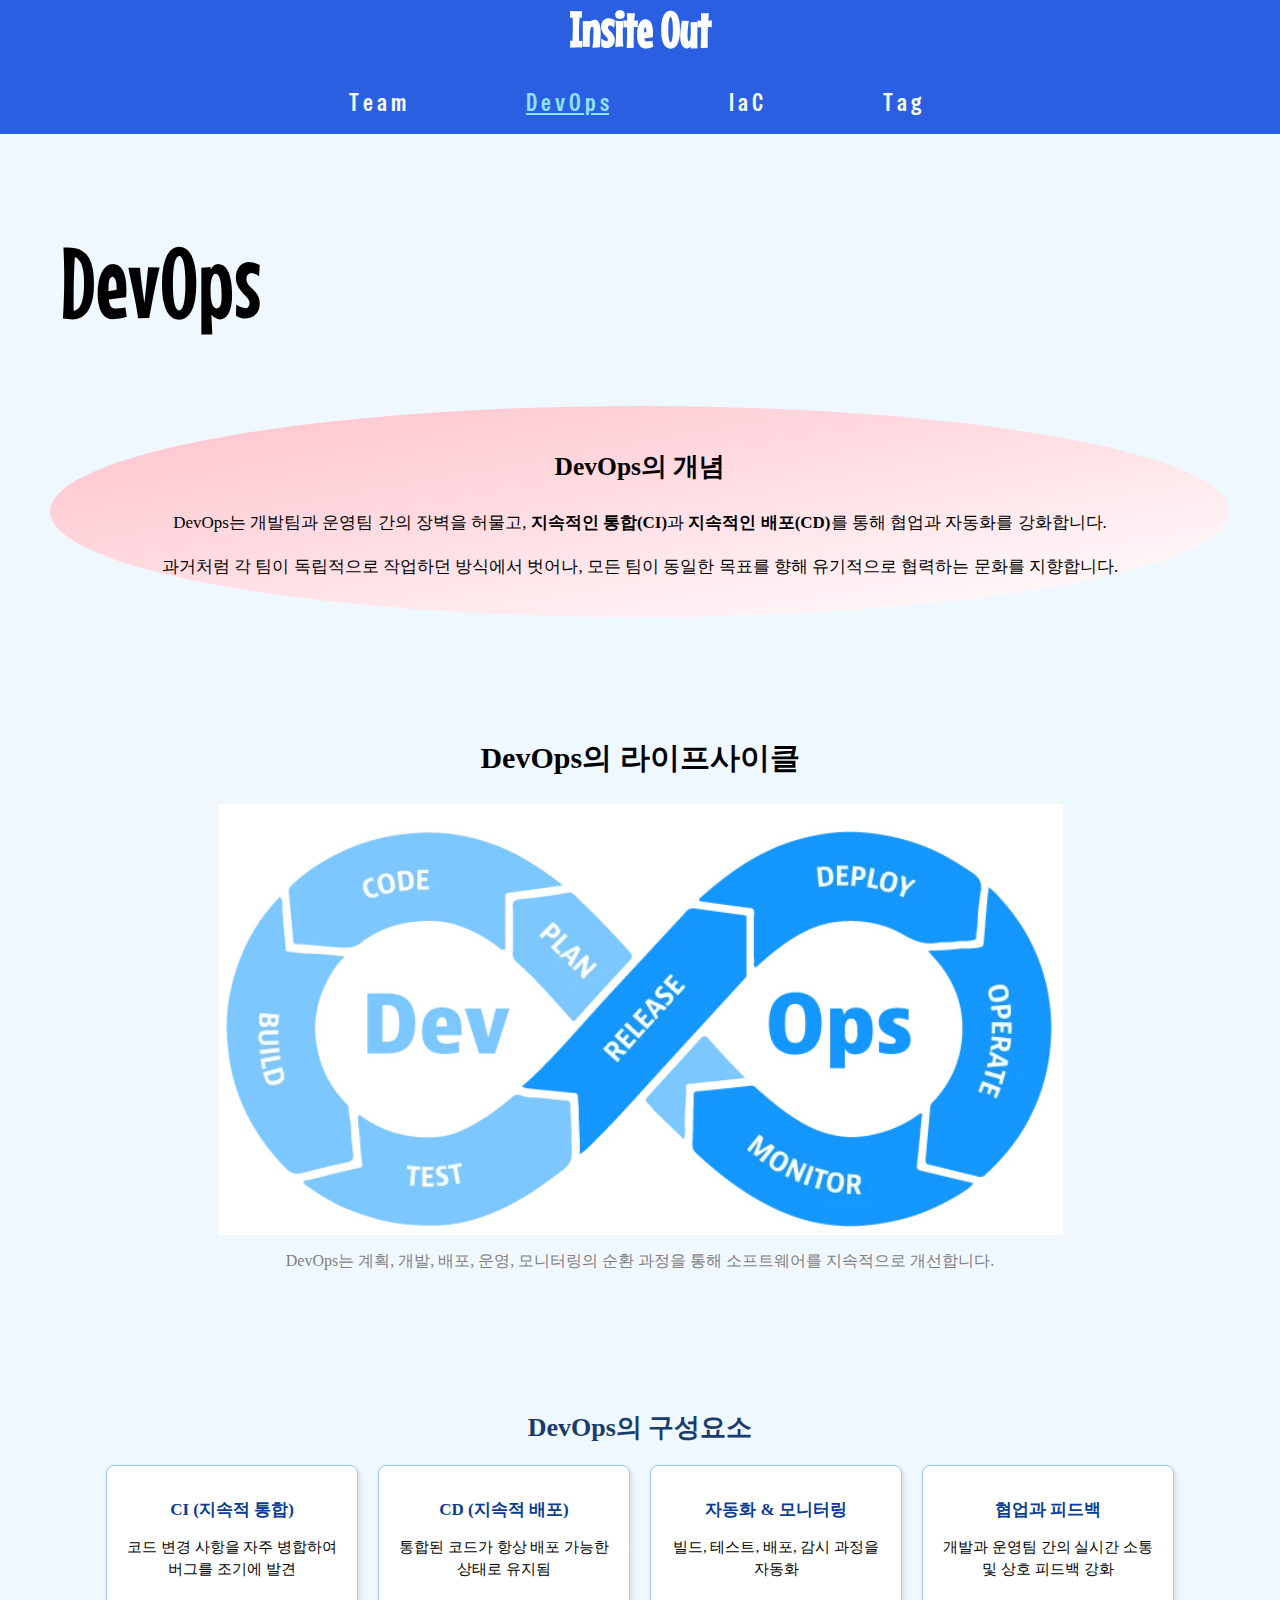
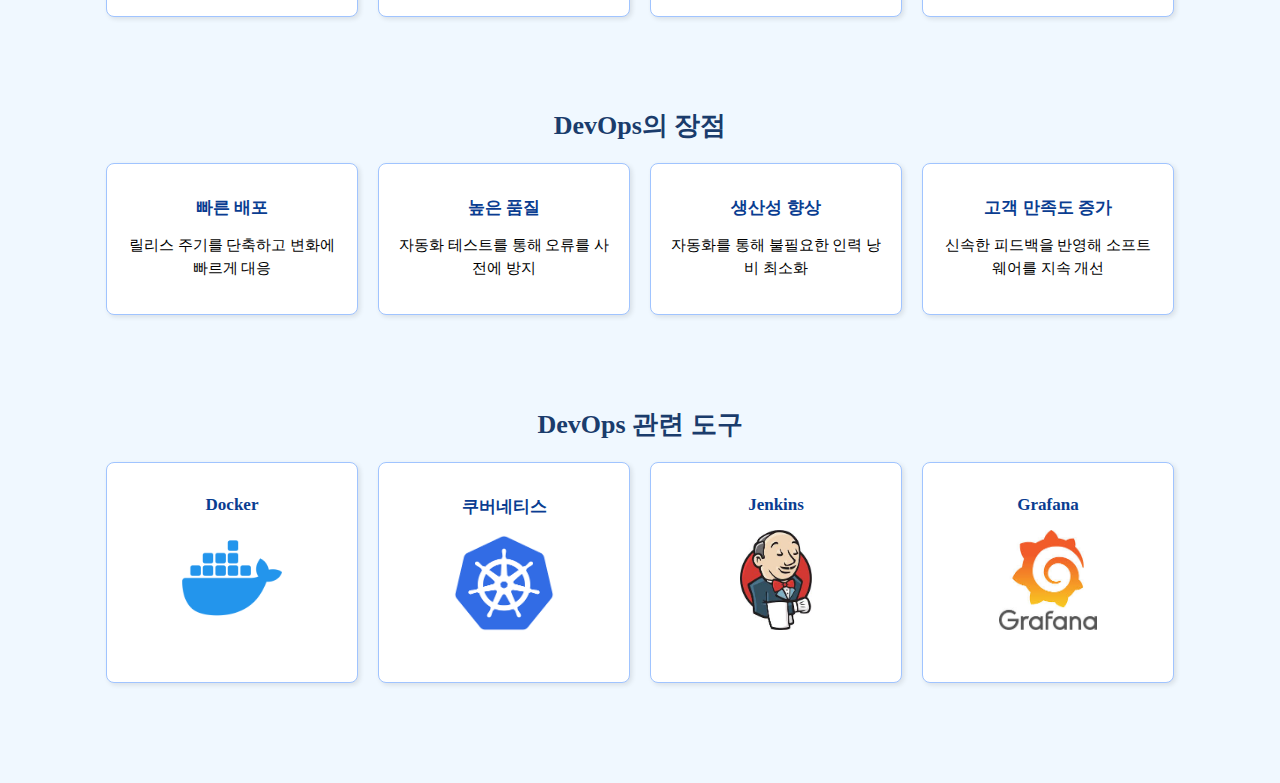
<file: DevOps.html>
<!DOCTYPE html>
<html lang="en">
<head>
    <meta charset="UTF-8">
    <meta name="viewport" content="width=device-width, initial-scale=1.0">
    <!-- 로고(logo) -->
    <link rel="stylesheet" href="css/index.css">
    <link rel="stylesheet" href="css/devops.css">
    <link rel="preconnect" href="https://fonts.googleapis.com">
    <link rel="preconnect" href="https://fonts.gstatic.com" crossorigin>
    <link href="https://fonts.googleapis.com/css2?family=Mouse+Memoirs&display=swap" rel="stylesheet">
    <!-- 메뉴(menu) -->
    <link rel="preconnect" href="https://fonts.googleapis.com">
    <link rel="preconnect" href="https://fonts.gstatic.com" crossorigin>
    <link href="https://fonts.googleapis.com/css2?family=Special+Gothic+Condensed+One&display=swap" rel="stylesheet">
    <title>DevOps</title>
</head>
<body>
<!-- 상단(로고 및 메뉴) -->
<nav class="all">
  <a class="mouse-memoirs-regular" id="logo" href="index.html">Insite Out</a>
  <div class="menu">  
      <ul class="text">
          <li><a href="team.html" class="special-gothic-condensed-one-regular">T e a m</a></li>
          <li><a href="DevOps.html" class="special-gothic-condensed-one-regular" id="check">D e v O p s</a></li>
          <li><a href="IaC.html" class="special-gothic-condensed-one-regular">I a C</a></li>
          <li><a href="Tag.html" class="special-gothic-condensed-one-regular">T a g</a></li>
      </ul>  
  </div>
</nav>
<!-- 본문(제목 및 설명) -->
<section>
    <h1 class="mouse-memoirs-regular">DevOps</h1>
 <!-- DevOps 설명 -->
<section class="intro-box">
    <h2>DevOps의 개념</h2>
    <p>
      DevOps는 개발팀과 운영팀 간의 장벽을 허물고, <strong>지속적인 통합(CI)</strong>과 <strong>지속적인 배포(CD)</strong>를 통해 협업과 자동화를 강화합니다.
    </p>
    <p>
      과거처럼 각 팀이 독립적으로 작업하던 방식에서 벗어나, <span class="highlight">모든 팀이 동일한 목표를 향해 유기적으로 협력</span>하는 문화를 지향합니다.
    </p>
    </section>
    <br>
    <br>
    <section class="lifecycle">
        <h2>DevOps의 라이프사이클</h2>
        <img src="./img/devops.png" alt="DevOps Lifecycle" class="lifecycle-image">
        <p>DevOps는 계획, 개발, 배포, 운영, 모니터링의 순환 과정을 통해 소프트웨어를 지속적으로 개선합니다.</p>
  </section>
  <!-- 구성요소 -->
<section class="section">
    <h2>DevOps의 구성요소</h2>
    <div class="box-container">
      <div class="box">
        <h3>CI (지속적 통합)</h3>
        <p>코드 변경 사항을 자주 병합하여 버그를 조기에 발견</p>
      </div>
      <div class="box">
        <h3>CD (지속적 배포)</h3>
        <p> 통합된 코드가 항상 배포 가능한 상태로 유지됨</p>
      </div>
      <div class="box">
        <h3>자동화 & 모니터링</h3>
        <p>빌드, 테스트, 배포, 감시 과정을 자동화</p>
      </div>
      <div class="box">
        <h3>협업과 피드백</h3>
        <p> 개발과 운영팀 간의 실시간 소통 및 상호 피드백 강화</p>
      </div>
    </div>
  </section>
  
  <!-- 장장점 섹션 -->
  <section class="section">
    <h2>DevOps의 장점</h2>
    <div class="box-container">
      <div class="box">
        <h3>빠른 배포</h3>
        <p>릴리스 주기를 단축하고 변화에 빠르게 대응</p>
      </div>
      <div class="box">
        <h3>높은 품질</h3>
        <p>자동화 테스트를 통해 오류를 사전에 방지</p>
      </div>
      <div class="box">
        <h3>생산성 향상</h3>
        <p>자동화를 통해 불필요한 인력 낭비 최소화 </p>
      </div>
      <div class="box">
        <h3>고객 만족도 증가</h3>
        <p>신속한 피드백을 반영해 소프트웨어를 지속 개선</p>
      </div>
    </div>
  </section>
    <!-- 도구 섹션 -->
  <section class="section">
    <h2>DevOps 관련 도구</h2>
    <div class="box-container">
      <div class="box">
        <h3>Docker</h3>
        <p><img src="./img/docker.png" alt=""></p>
      </div>
      <div class="box">
        <h3>쿠버네티스</h3>
        <p><img src="./img/kubernetes.png" alt=""></p>
      </div>
      <div class="box">
        <h3>Jenkins</h3>
        <p><img src="./img/jenkins.png" alt=""></p>
      </div>
      <div class="box">
        <h3>Grafana</h3>
        <p><img src="./img/grafana.png" alt=""></p>

      </div>
    </div>
  </section>
</section>
</body>
</html>
</file>
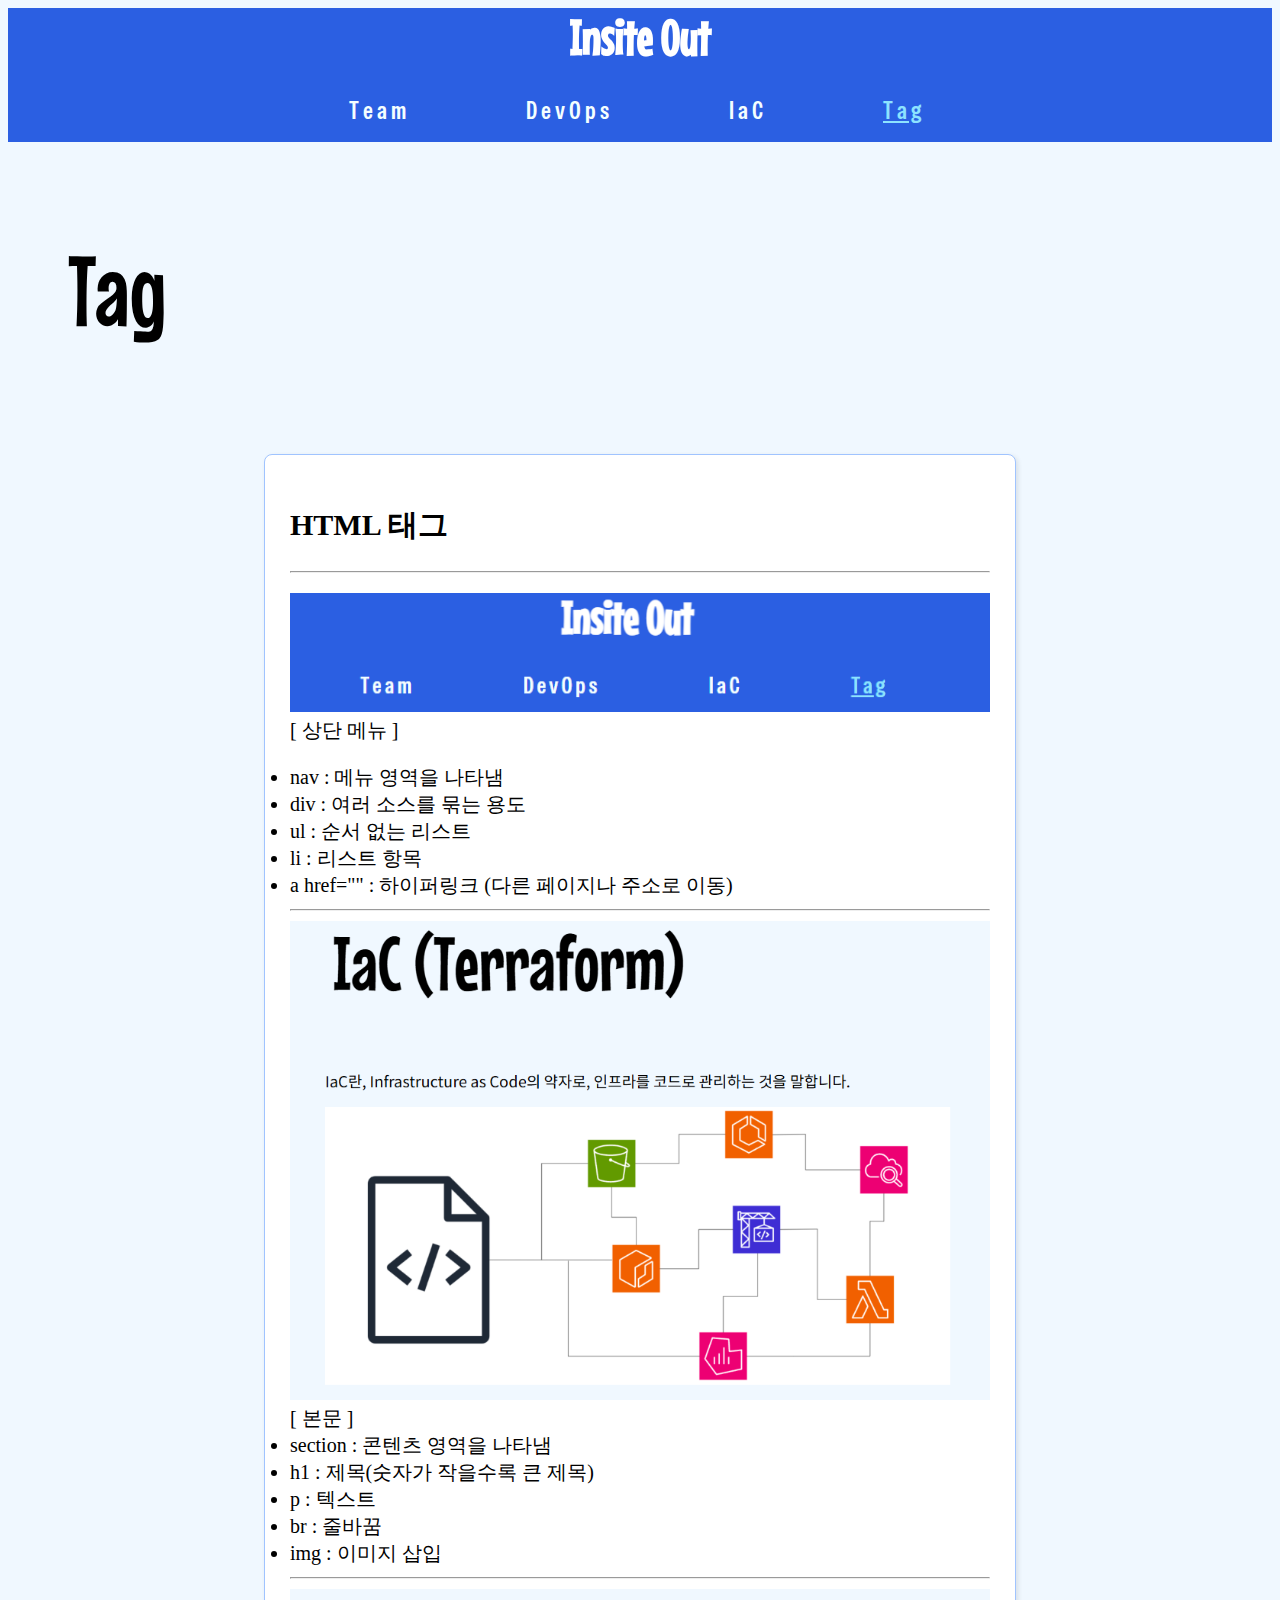
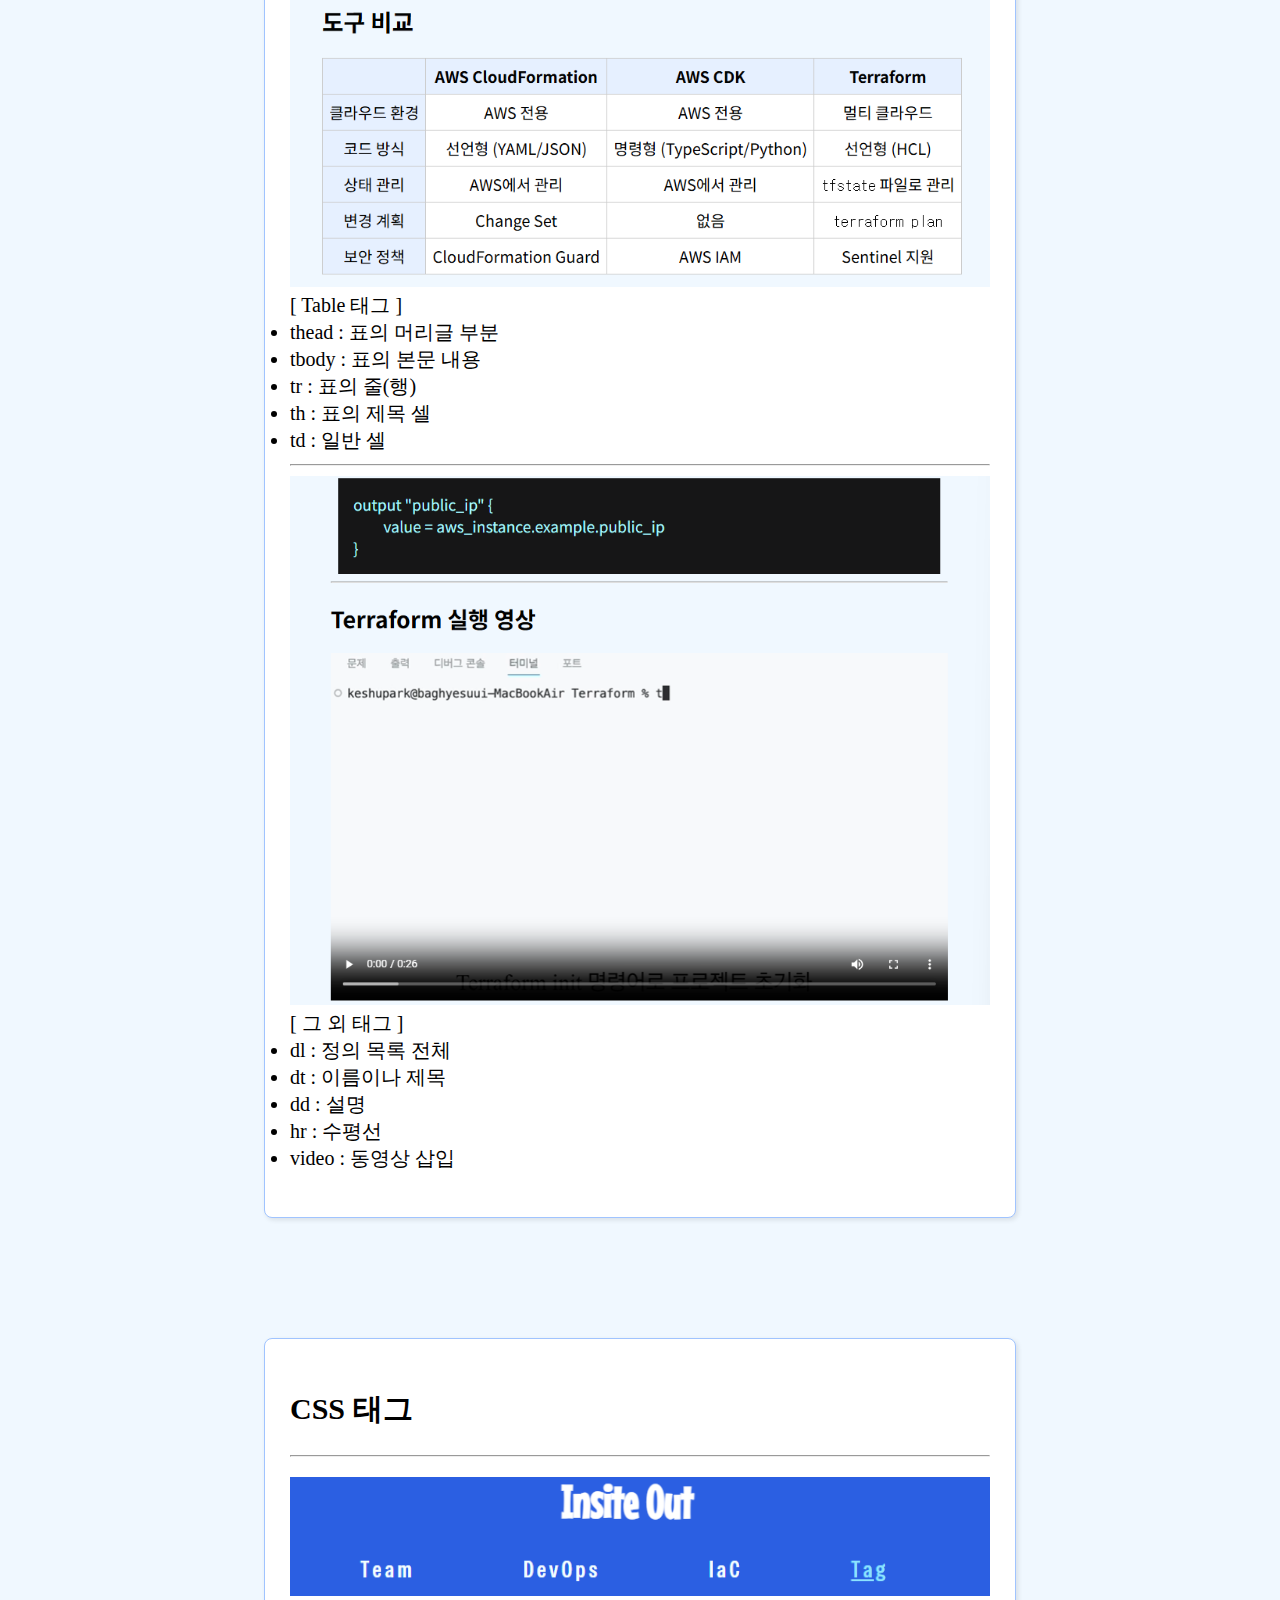
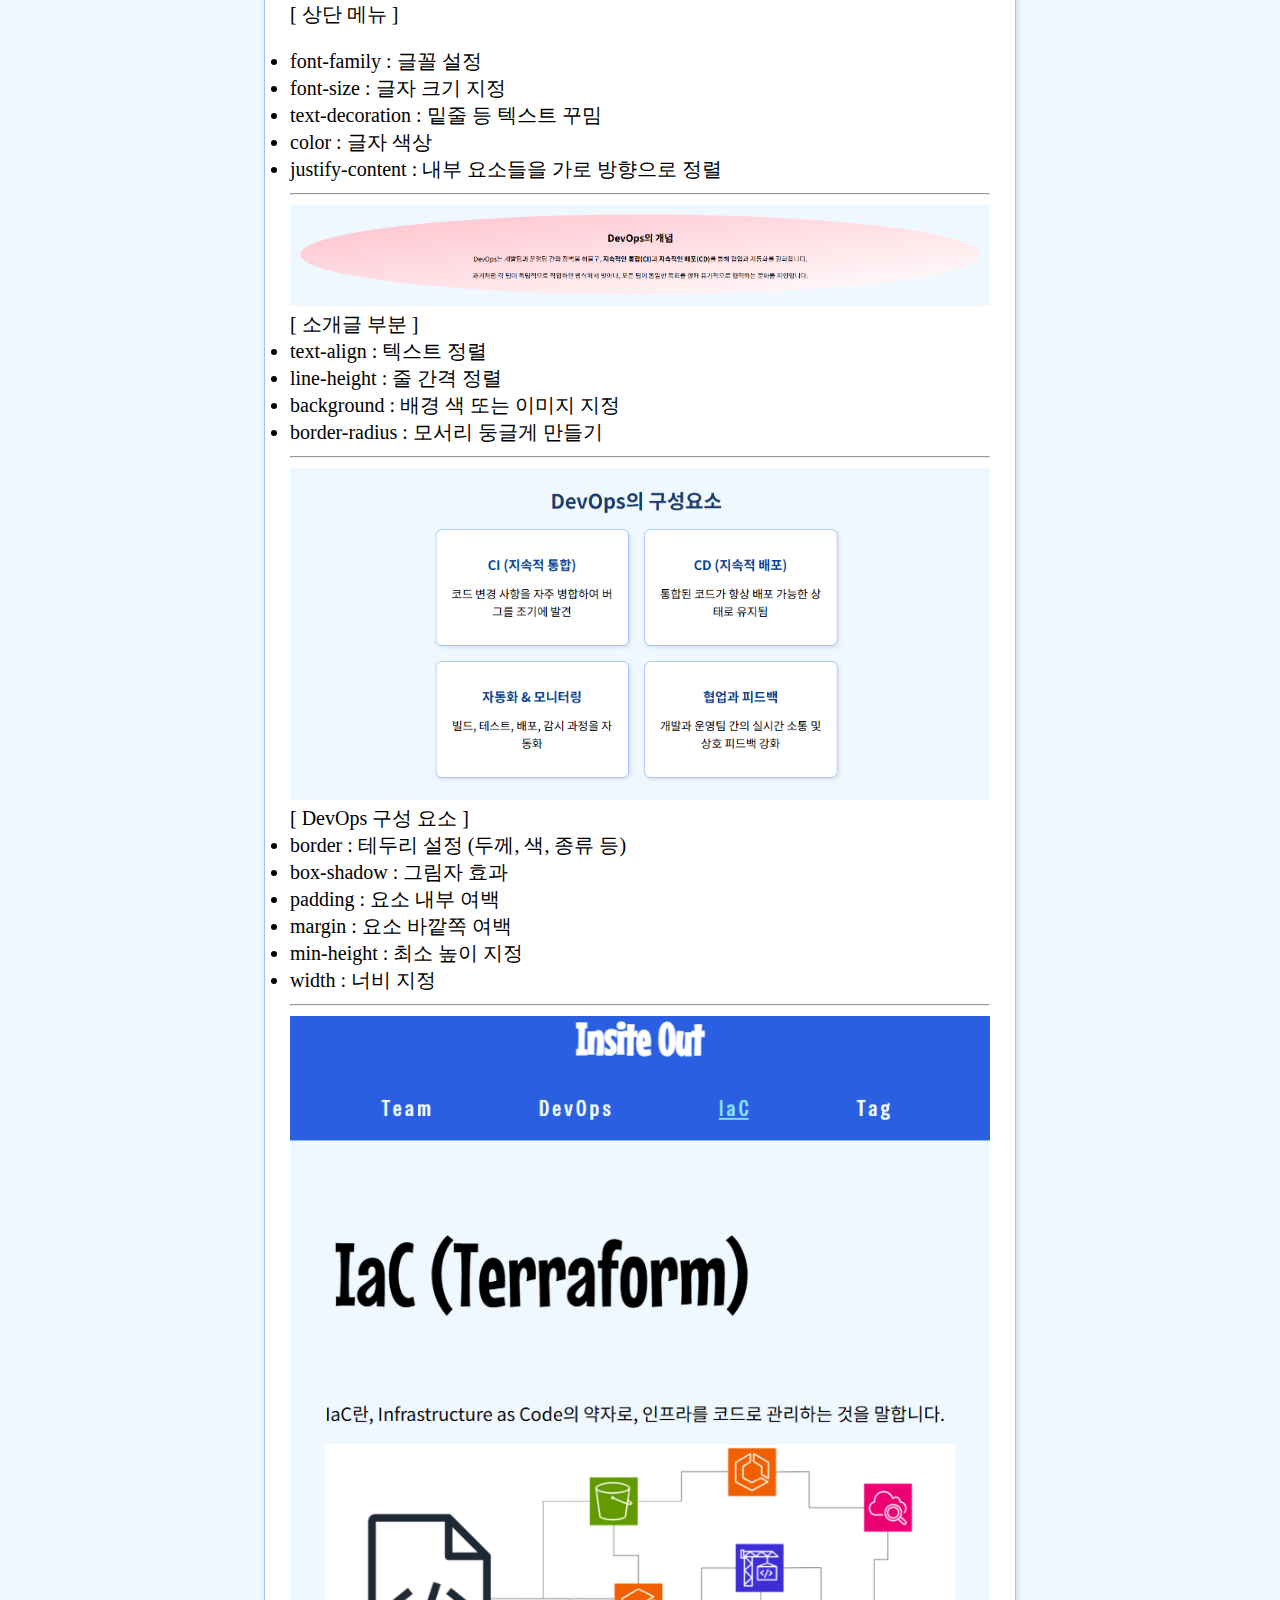
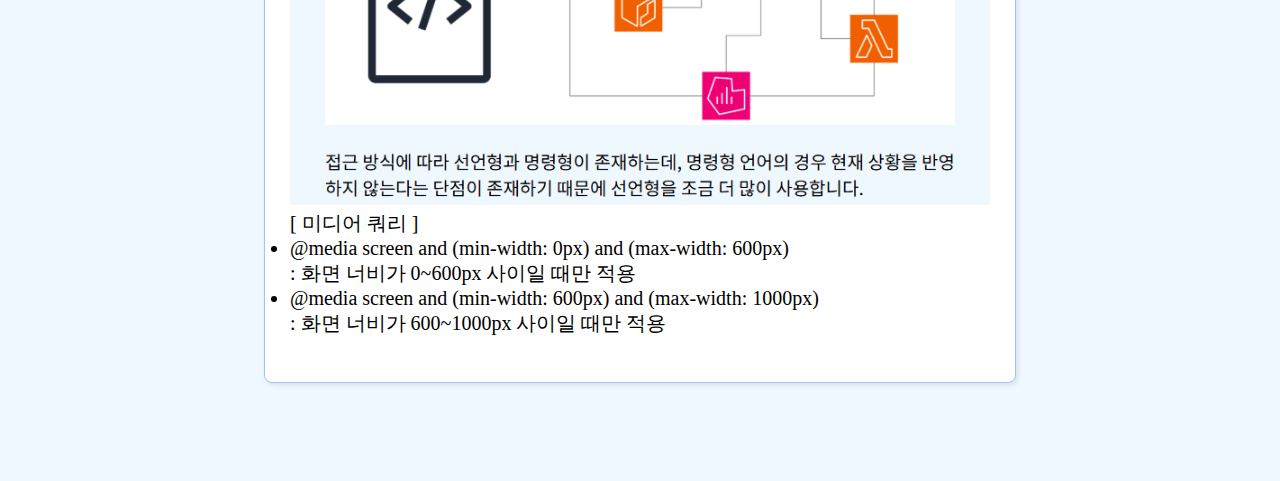
<file: Tag.html>
<!DOCTYPE html>
<html lang="en">
  <head>
    <meta charset="UTF-8" />
    <meta name="viewport" content="width=device-width, initial-scale=1.0" />
    <!-- 로고(logo) -->
    <link rel="stylesheet" href="css/Tag.css" />
    <link rel="preconnect" href="https://fonts.googleapis.com" />
    <link rel="preconnect" href="https://fonts.gstatic.com" crossorigin />
    <link
      href="https://fonts.googleapis.com/css2?family=Mouse+Memoirs&display=swap"
      rel="stylesheet"
    />
    <!-- 메뉴(menu) -->
    <link rel="preconnect" href="https://fonts.googleapis.com" />
    <link rel="preconnect" href="https://fonts.gstatic.com" crossorigin />
    <link
      href="https://fonts.googleapis.com/css2?family=Special+Gothic+Condensed+One&display=swap"
      rel="stylesheet"
    />
    <title>Tag</title>
  </head>
  <body>
    <!-- 상단(로고 및 메뉴) -->
    <nav class="all">
      <a class="mouse-memoirs-regular" id="logo" href="/index.html"
        >Insite Out</a
      >
      <div class="menu">
        <ul class="text">
          <li>
            <a href="team.html" class="special-gothic-condensed-one-regular"
              >T e a m</a
            >
          </li>
          <li>
            <a href="DevOps.html" class="special-gothic-condensed-one-regular"
              >D e v O p s</a
            >
          </li>
          <li>
            <a href="IaC.html" class="special-gothic-condensed-one-regular"
              >I a C</a
            >
          </li>
          <li>
            <a
              href="Tag.html"
              class="special-gothic-condensed-one-regular"
              id="check"
              >T a g</a
            >
          </li>
        </ul>
      </div>
    </nav>
    <!-- 본문(제목 및 설명) -->
    <section>
      <h1 class="mouse-memoirs-regular">Tag</h1>
      <div class="box-container">
        <div class="box">
          <h2>HTML 태그</h2><hr>
          <p>
            <img src="img/nav.png" width="700" /> <br />
            [ 상단 메뉴 ]
            <li>nav : 메뉴 영역을 나타냄</li>
            <li>div : 여러 소스를 묶는 용도</li>
            <li>ul : 순서 없는 리스트</li>
            <li>li : 리스트 항목</li>
            <li>a href="" : 하이퍼링크 (다른 페이지나 주소로 이동)</li>
            <hr>
            <img src="img/body.png" width="700" /> <br />
            [ 본문 ]
            <li>section : 콘텐츠 영역을 나타냄</li>
            <li>h1 : 제목(숫자가 작을수록 큰 제목)</li>
            <li>p : 텍스트</li>
            <li>br : 줄바꿈</li>
            <li>img : 이미지 삽입</li>
            <hr>
            <img src="img/table.png" width="700" /> <br />
            [ Table 태그 ] 
            <li>thead : 표의 머리글 부분</li>
            <li>tbody : 표의 본문 내용</li>
            <li>tr : 표의 줄(행)</li>
            <li>th : 표의 제목 셀</li>
            <li>td : 일반 셀</li>
            <hr>
            <img src="img/video.png" width="700" /> <br />
            [ 그 외 태그 ]
            <li>dl : 정의 목록 전체</li>
            <li>dt : 이름이나 제목</li>
            <li>dd : 설명</li>
            <li>hr : 수평선</li>
            <li>video : 동영상 삽입</li>
          </p>
        </div>
        <div class="box">
          <h2>CSS 태그</h2>
          <hr />
          <p>
            <img src="img/nav.png" width="700" /> <br />
            [ 상단 메뉴 ]
            <li>font-family : 글꼴 설정</li>
            <li>font-size : 글자 크기 지정</li>
            <li>text-decoration : 밑줄 등 텍스트 꾸밈</li>
            <li>color : 글자 색상</li>
            <li>justify-content : 내부 요소들을 가로 방향으로 정렬</li>
            <hr>
            <img src="img/pink.png" width="700" /> <br />
            [ 소개글 부분 ]
            <li>text-align : 텍스트 정렬</li>
            <li>line-height : 줄 간격 정렬</li>
            <li>background : 배경 색 또는 이미지 지정</li>
            <li>border-radius : 모서리 둥글게 만들기</li>
            <hr>
            <img src="img/box.png" width="700" /> <br />
            [ DevOps 구성 요소 ]
            <li>border : 테두리 설정 (두께, 색, 종류 등)</li>
            <li>box-shadow : 그림자 효과</li>
            <li>padding : 요소 내부 여백</li>
            <li>margin : 요소 바깥쪽 여백</li>
            <li>min-height : 최소 높이 지정</li>
            <li>width : 너비 지정</li>
            <hr>
            <img src="img/media.png" width="700" /> <br />
            [ 미디어 쿼리 ]
            <li> @media screen and (min-width: 0px) and (max-width: 600px) <br> : 화면 너비가 0~600px 사이일 때만 적용
            <li> @media screen and (min-width: 600px) and (max-width: 1000px) <br> : 화면 너비가 600~1000px 사이일 때만 적용 

            </li>
          </p>
        </div>
      </div>
    </section>
  </body>
</html>
</file>
<file: css/index.css>
@font-face {
    font-family: 'GongGothicMedium';
    src: url('https://fastly.jsdelivr.net/gh/projectnoonnu/noonfonts_20-10@1.0/GongGothicMedium.woff') format('woff');
    font-weight: normal;
    font-style: normal;
}
@font-face {
    font-family: 'SBAggroB';
    src: url('https://fastly.jsdelivr.net/gh/projectnoonnu/noonfonts_2108@1.1/SBAggroB.woff') format('woff');
    font-weight: normal;
    font-style: normal;
}
html, body{
    width: 100%;
    height: 100%;
}
body{
    margin: 0;
}
.main_container{
    width: 100%;
    height: 100%;
}
.back{
    width: 100%;
    height: 100%;
}   
/* 뒷배경 투명도 조절 */
.back::before{
    width: 100%;
    height: 100%;
    content: "";
    background: url("../img/main.png");
    background-size: 100% 100%;
    position: absolute;
    top: 0;
    left: 0;
    right: 0px;
    bottom: 0px;
    z-index: -1;
    opacity: 0.7;   /*투명도 조절하는 CSS*/
}


.team{
    width: 450px;
    height: 30%;
    position: absolute;
    top: 55%;
    left: 50%;
    transform: translate(-50%, -50%);
    z-index: 1;
}
/* 팀명 */
.team_name{
    font-family: 'SBAggroB';
    text-align: center;
    font-size: 66px;
    position: absolute;
    width: 400px;
    height: 10%;
    top: 0;
    font-weight: 600;
    color: rgb(0, 97, 232);
    text-shadow: -1px 0 #ffffff, 0 1px #ffffff, 1px 0 #ffffff, 0 -1px #ffffff;
}
.team_talk{
    font-family: "Winky Rough", sans-serif;
    text-align: center;
    font-size: 30px;
    position: absolute;
    color: rgb(138, 162, 241);
    text-shadow: -1px 0 #ffffff, 0 1px #ffffff, 1px 0 #ffffff, 0 -1px #ffffff;
    top: 90px;
    width: 400px;
    height: 30px;
}

/* 메뉴 */
.menu_box_1{
    width: 500px;
    height: 40%;
    position: absolute;
    top: 0;
}
.menu_box_2{
    width: 500px;
    height: 40%;
    position: absolute;
    bottom: 100px;
    left: 50px;
}
.menu_box_3{
    float: right;
    width: 500px;
    height: 40%;
    position: absolute;
    top: 0;
    right: 0;
}
.menu_box_4{
    width: 500px;
    height: 40%;
    position: absolute;
    bottom: 100px;
    right: 0;
}


a{
    text-decoration: none;
    color: rgb(46, 74, 251);
}
a:hover{
    color: rgb(85, 63, 252);
}

.menu_1{
    font-family: 'GongGothicMedium';
    position: absolute;
    right: 20%;
    bottom: 30%;
    opacity: 0.8;
}
.menu_1:hover{
    opacity: 1;
}
.menu_2{
    font-family: 'GongGothicMedium';
    position: absolute;
    right: 20%;
    bottom: 30%;
    opacity: 0.8;
}
.menu_2:hover{
    opacity: 1;
}
.menu_3{
    font-family: 'GongGothicMedium';
    position: absolute;
    left: 20%;
    bottom: 30%;
    opacity: 0.8;
}
.menu_3:hover{
    opacity: 1;
}.menu_4{
    font-family: 'GongGothicMedium';
    position: absolute;
    left: 20%;
    bottom: 30%;
    opacity: 0.8;
}
.menu_4:hover{
    opacity: 1;
}
</file>
<file: css/devops.css>
/* ###################### 로고 및 메뉴 ###################### */

body{
    background-color: aliceblue; /* body 색상 설정 */
}

.all{
    background-color: rgb(43, 95, 226); /* 로고(제목)과 메뉴를 묶은 nav 색상 설정*/
}

.mouse-memoirs-regular { /* 제목 폰트 */
    font-family: "Mouse Memoirs", sans-serif;
    font-weight: 400;
    font-style: normal;
}  

#logo { /* 로고(제목) */
    color: rgb(255, 255, 255); /* 글자 색상 */
    font-size: 50px; /* 글자 크기 */
    font-weight: bold; /* 글자 볼트체 */
    height: 70px; /* 높이 70px */
    text-decoration: none; /* 밑줄 삭제 */
    display: flex; /* flex 컨테이너로 만들어 아래 속성과 함께 사용되어 정렬 */
    justify-content: center; /* 가운데 정렬  */
}

.special-gothic-condensed-one-regular { /* 메뉴 폰트 및 설정 */
    font-family: "Special Gothic Condensed One", sans-serif;
    font-weight: 400;
    font-style: normal;
    color: rgb(244, 254, 255); /* 글자 색상 */
    text-decoration: none; /* 밑줄 삭제 */
    font-size: 25px; 
}  

.menu{ /* 메뉴 설정 */
    display: flex; /* flex 컨테이너로 만들어 아래 속성과 함께 사용되어 정렬 */
    justify-content: center; /* 가운데 정렬  */
}

ul{ 
    list-style-type: none; /* 리스트 . 제거  */
    display: flex; /* 가로 정렬  */
    margin-right: 170px; /* 오른쪽으로부터 170px */
}

ul li{
    margin-left: 120px; /* 목록별 거리 (왼쪽으로부터 120px)  */
}

#check{ /* 선택된 페이지의 메뉴  */
    color: rgb(141, 227, 255); /* 글자 색상  */
    text-decoration: underline; /* 밑줄  */
}

/* ###################### 제목 및 본문 ###################### */

h1{ 
    margin-top: 40px; /* 위의 요소로부터 40px */
    margin-left: 10px; /* 왼쪽으로부터 10px */
    font-size: 100px;  /* 글자 크기 */
}

section {  /* 본문 */
    padding: 50px;  /* 콘텐츠 영역(본문)과 테두리 사이의 간격  */
    font-size: 20px; /* 글자 크기 */
}

/* index.css */

/* 전체 배경과 기본 폰트 설정 */

  .lifecycle {
    display: flex;
    flex-direction: column;
    align-items: center; /* 수평 중앙 정렬 */
    text-align: center; /*텍스트 중앙 정렬*/
    margin: 0 auto; /* 좌우 마진을 auto로 설정하여 중앙 정렬 */
}
.lifecycle p{
    font-size: 16px;
    color: gray;
}


  
  /* 소개글 부분 */
  .intro-box {
    text-align: center;
    padding: 20px;
    font-size: 17px; /* 글씨 조금 작게 */
    line-height: 1.6; /* 줄 간격 */
    background: linear-gradient(to right bottom, pink, white);
    border-radius: 100%;
  }
  
  /* 구성요소랑 장점 묶음 */
  .section {
    padding: 20px;
    margin: 30px 0;
  }
  
  .section h2 {
    text-align: center;
    font-size: 26px;
    color: #1a3c6c; /* 어두운 파란색 */
    margin-bottom: 20px;
  }
  
  /* 박스들을 옆으로 나란히 배치함 */
  .box-container {
    display: flex; /* 옆으로 배치 */    
    flex-wrap: wrap; /* 화면 작아질 때 줄바꿈 가능하게 */
    justify-content: center; /* 가운데 정렬 */
    gap: 20px; /* 박스 사이 간격 */
  }
  
  /* 하나하나의 박스 */
  .box {
    background-color: #ffffff; /* 흰 배경 */
    border: 1px solid #a0c4ff; /* 연한 파란 테두리 */
    border-radius: 8px; /* 모서리 둥글게 */
    padding: 15px;
    width: 220px;
    min-height: 120px;
    box-shadow: 2px 2px 5px rgba(0,0,0,0.1); /* 그림자 */
    text-align: center;
  }

  
  /* 박스 안의 소제목 */
  .box h3 {
    font-size: 17px;
    color: #0a3d91;
    margin-bottom: 10px;
  }
  
  /* 박스 안의 본문 */
  .box p {
    font-size: 15px;
    line-height: 1.5;
  }

  .box img {
    width: 100px;
    height: 100px;
    object-fit: contain;
    margin-bottom: 12px;
  }
  

  /*
  ====  ====
  - display: flex → 박스 가로로 배치
  - flex-wrap: wrap → 좁아지면 자동 줄바꿈
  - border-radius → 테두리 둥글게
  - box-shadow → 그림자 생김 (입체감)
  - background-color → 배경 색 넣기
  - background: linear-gradient → 그라데이션 배경
  - font-size, line-height → 글씨 크기랑 줄 간격
  - border-radius → 모서리 둥글게
  - justify-content -> 정렬 (center, space-between 등)
  - object-fit -> 이미지 비율 유지하면서 맞춤 (contain, cover 등)
  - text-align -> 텍스트 정렬 (left, center, right 등)
    - margin: 0 auto -> 좌우 마진을 auto로 설정하여 중앙 정렬
  */
</file>
<file: css/Tag.css>
/* ###################### 로고 및 메뉴 ###################### */

body {
  background-color: aliceblue; /* body 색상 설정 */
}

.all {
  background-color: rgb(
    43,
    95,
    226
  ); /* 로고(제목)과 메뉴를 묶은 nav 색상 설정*/
}

.mouse-memoirs-regular {
  /* 제목 폰트 */
  font-family: 'Mouse Memoirs', sans-serif;
  font-weight: 400;
  font-style: normal;
}

#logo {
  /* 로고(제목) */
  color: rgb(255, 255, 255); /* 글자 색상 */
  font-size: 50px; /* 글자 크기 */
  font-weight: bold; /* 글자 볼트체 */
  height: 70px; /* 높이 70px */
  text-decoration: none; /* 밑줄 삭제 */
  display: flex; /* flex 컨테이너로 만들어 아래 속성과 함께 사용되어 정렬 */
  justify-content: center; /* 가운데 정렬  */
}

.special-gothic-condensed-one-regular {
  /* 메뉴 폰트 및 설정 */
  font-family: 'Special Gothic Condensed One', sans-serif;
  font-weight: 400;
  font-style: normal;
  color: rgb(244, 254, 255); /* 글자 색상 */
  text-decoration: none; /* 밑줄 삭제 */
  font-size: 25px;
}

.menu {
  /* 메뉴 설정 */
  display: flex; /* flex 컨테이너로 만들어 아래 속성과 함께 사용되어 정렬 */
  justify-content: center; /* 가운데 정렬  */
}

ul {
  list-style-type: none; /* 리스트 . 제거  */
  display: flex; /* 가로 정렬  */
  margin-right: 170px; /* 오른쪽으로부터 170px */
}

ul li {
  margin-left: 120px; /* 목록별 거리 (왼쪽으로부터 120px)  */
}

#check {
  /* 선택된 페이지의 메뉴  */
  color: rgb(141, 227, 255); /* 글자 색상  */
  text-decoration: underline; /* 밑줄  */
}

/* ###################### 제목 및 본문 ###################### */

h1 {
  margin-top: 40px; /* 위의 요소로부터 40px */
  margin-left: 10px; /* 왼쪽으로부터 10px */
  font-size: 100px; /* 글자 크기 */
}

section {
  /* 본문 */
  padding: 50px; /* 콘텐츠 영역(본문)과 테두리 사이의 간격  */
  font-size: 20px; /* 글자 크기 */
}

.box-container {
  display: flex;
  justify-content: center;
  gap: 40px; /* 박스 사이 간격 */
  padding: 0 30px; /* 좌우 여백 */
  flex-wrap: wrap; /* 화면 작아질 때 줄바꿈 가능하게 */
}

.box {
  background-color: #ffffff; /* 흰 배경 */
  border: 1px solid #a0c4ff; /* 연한 파란 테두리 */
  border-radius: 8px; /* 모서리 둥글게 */
  padding: 25px;
  margin: 40px;
  min-width: 700px;
  box-shadow: 2px 2px 5px rgba(0, 0, 0, 0.1); /* 그림자 */
}
@media screen and (min-width: 600px) and (max-width: 1000px) {
  section {
    padding: 50px;
  }

  .menu {
    font-size: 20px;
    white-space: nowrap;
  }

  ul {
    margin-right: 130px;
  }

  ul li {
    margin-left: 90px;
  }

  .box {
    min-width: 500px;
    margin: 30px;
    padding: 20px;
  }

  img {
    width: 100%;
    height: auto;
  }
}

@media screen and (min-width: 0px) and (max-width: 600px) {
  section {
    padding: 50px;
  }

  .menu {
    font-size: 17px;
    white-space: nowrap;
  }

  ul {
    margin-right: 100px;
  }

  ul li {
    margin-left: 60px;
  }

  .box {
    min-width: 100%;
    margin: 20px 0;
    padding: 15px;
  }

  h1 {
    font-size: 50px;
    margin-top: 20px;
  }

  img {
    width: 100%;
    height: auto;
  }
}
</file>
